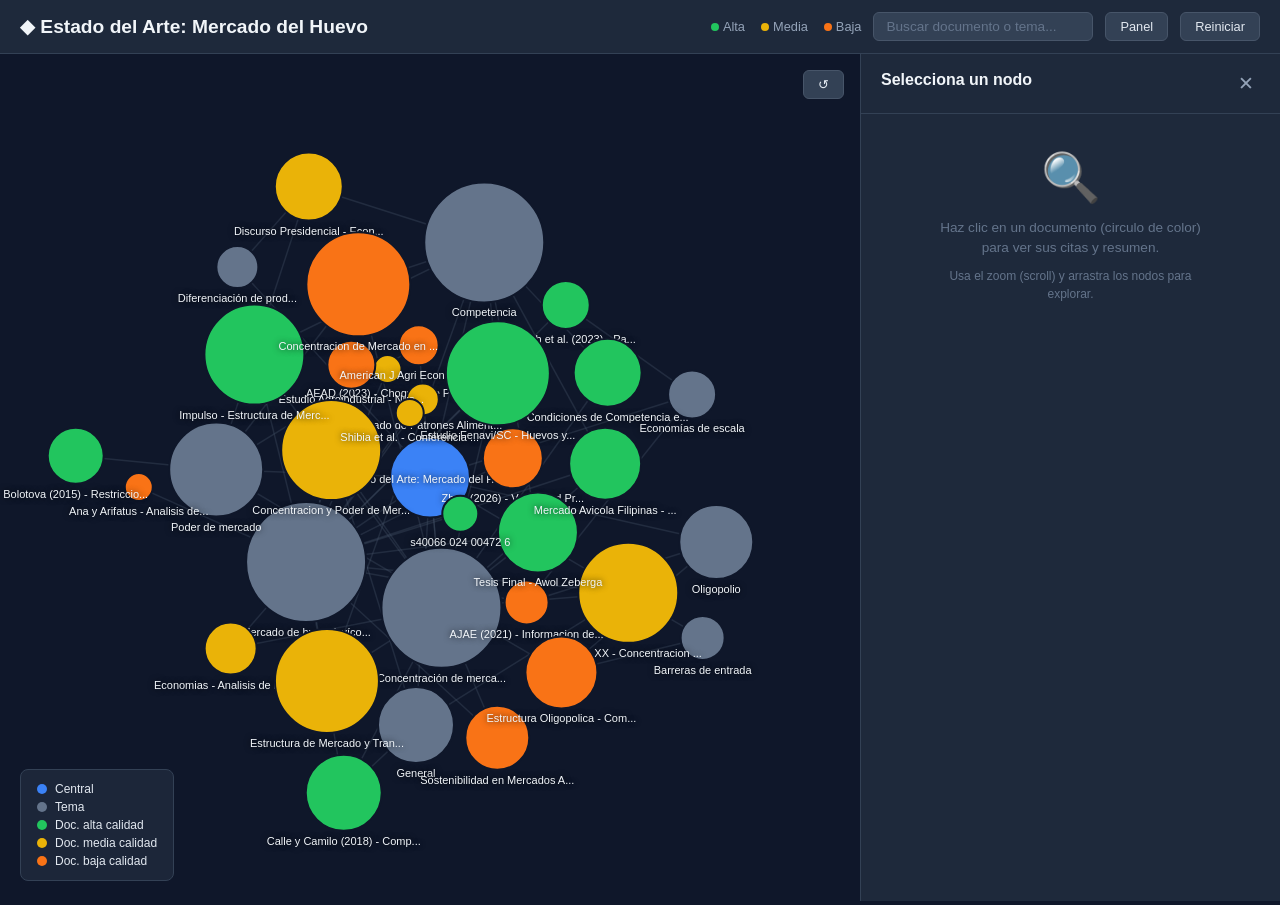
<file: web/index.html>
<!DOCTYPE html>
<html lang="es">
<head>
<meta charset="UTF-8">
<meta name="viewport" content="width=device-width, initial-scale=1.0">
<title>Estado del Arte: Mercado del Huevo - Mapa Mental</title>
<script src="d3.v7.min.js"></script>
<script src="data.js"></script>
<style>
* { margin: 0; padding: 0; box-sizing: border-box; }

body {
  font-family: -apple-system, BlinkMacSystemFont, 'Segoe UI', Roboto, sans-serif;
  background: #0f172a;
  color: #e2e8f0;
  overflow: hidden;
  height: 100vh;
}

a { color: #60a5fa; text-decoration: none; }

header {
  display: flex;
  align-items: center;
  justify-content: space-between;
  padding: 12px 20px;
  background: #1e293b;
  border-bottom: 1px solid #334155;
  z-index: 10;
  position: relative;
  flex-shrink: 0;
}

header h1 { font-size: 1.2rem; font-weight: 600; color: #f1f5f9; }

.header-controls {
  display: flex;
  align-items: center;
  gap: 12px;
}

#search {
  background: #334155;
  border: 1px solid #475569;
  color: #e2e8f0;
  padding: 6px 12px;
  border-radius: 6px;
  font-size: 0.85rem;
  width: 220px;
  outline: none;
  transition: border-color 0.2s;
}

#search:focus { border-color: #3b82f6; }
#search::placeholder { color: #64748b; }

.btn {
  background: #334155;
  border: 1px solid #475569;
  color: #e2e8f0;
  padding: 6px 14px;
  border-radius: 6px;
  font-size: 0.8rem;
  cursor: pointer;
  transition: background 0.2s;
  white-space: nowrap;
}

.btn:hover { background: #475569; }
.btn.active { background: #3b82f6; border-color: #3b82f6; }

.stats {
  display: flex;
  gap: 16px;
  font-size: 0.8rem;
  color: #94a3b8;
  align-items: center;
}

.stats span { display: flex; align-items: center; gap: 4px; }
.stats .dot {
  width: 8px; height: 8px; border-radius: 50%; display: inline-block;
}

main {
  display: flex;
  height: calc(100vh - 53px);
  position: relative;
}

#graph-container {
  flex: 1;
  position: relative;
  cursor: grab;
}

#graph-container:active { cursor: grabbing; }
#graph-container svg { width: 100%; height: 100%; }

.node-label {
  font-size: 11px;
  pointer-events: none;
  text-shadow: 0 0 6px rgba(0,0,0,0.8);
  fill: #f1f5f9;
}

.link {
  stroke-opacity: 0.35;
  stroke-width: 1.5px;
}

.link.highlighted {
  stroke-opacity: 0.8;
  stroke-width: 3px;
}

.node circle { stroke: #0f172a; stroke-width: 2; transition: stroke-width 0.15s; }
.node:hover circle { stroke-width: 3; }
.node.highlighted circle { stroke: #fff; stroke-width: 3.5; }
.node.dimmed { opacity: 0.15; }

#side-panel {
  width: 420px;
  background: #1e293b;
  border-left: 1px solid #334155;
  overflow-y: auto;
  flex-shrink: 0;
  padding: 0;
  display: flex;
  flex-direction: column;
}

#side-panel.collapsed { width: 0; padding: 0; overflow: hidden; border: none; }

.panel-header {
  padding: 16px 20px;
  border-bottom: 1px solid #334155;
  display: flex;
  justify-content: space-between;
  align-items: flex-start;
  position: sticky;
  top: 0;
  background: #1e293b;
  z-index: 2;
}

.panel-header h2 { font-size: 1rem; font-weight: 600; color: #f1f5f9; line-height: 1.3; }
.panel-header .close-btn {
  background: none; border: none; color: #94a3b8; cursor: pointer;
  font-size: 1.2rem; padding: 2px 6px; border-radius: 4px;
}
.panel-header .close-btn:hover { color: #e2e8f0; background: #334155; }

.panel-body { padding: 16px 20px 20px; }

.panel-tabs {
  display: flex;
  gap: 0;
  border-bottom: 2px solid #334155;
  margin-bottom: 16px;
}

.panel-tab {
  padding: 8px 16px;
  cursor: pointer;
  font-size: 0.8rem;
  color: #94a3b8;
  border-bottom: 2px solid transparent;
  margin-bottom: -2px;
  transition: all 0.2s;
}

.panel-tab:hover { color: #e2e8f0; }
.panel-tab.active { color: #60a5fa; border-bottom-color: #60a5fa; }

.panel-section { display: none; }
.panel-section.active { display: block; }

.quality-bar {
  display: flex;
  align-items: center;
  gap: 8px;
  margin-bottom: 8px;
  font-size: 0.8rem;
}

.quality-bar .bar-track {
  flex: 1;
  height: 10px;
  background: #334155;
  border-radius: 5px;
  overflow: hidden;
}

.quality-bar .bar-fill {
  height: 100%;
  border-radius: 5px;
  transition: width 0.4s;
}

.citation-item {
  background: #0f172a;
  border: 1px solid #334155;
  border-radius: 8px;
  padding: 12px;
  margin-bottom: 10px;
  font-size: 0.82rem;
  line-height: 1.5;
}

.citation-item .cit-meta {
  display: flex;
  gap: 8px;
  align-items: center;
  margin-bottom: 6px;
}

.citation-item .cit-quality {
  font-size: 0.7rem;
  padding: 2px 8px;
  border-radius: 10px;
  font-weight: 600;
  text-transform: uppercase;
}

.quality-alta { background: rgba(34,197,94,0.2); color: #22c55e; }
.quality-media { background: rgba(234,179,8,0.2); color: #eab308; }
.quality-baja { background: rgba(249,115,22,0.2); color: #f97316; }

.key-finding {
  background: rgba(59,130,246,0.1);
  border: 1px solid rgba(59,130,246,0.3);
  border-radius: 8px;
  padding: 14px;
  margin-bottom: 16px;
  font-size: 0.85rem;
  line-height: 1.6;
}

.key-finding::before {
  content: '💡 Hallazgo clave';
  display: block;
  font-size: 0.7rem;
  font-weight: 700;
  color: #60a5fa;
  text-transform: uppercase;
  margin-bottom: 6px;
  letter-spacing: 0.5px;
}

.empty-state {
  display: flex;
  flex-direction: column;
  align-items: center;
  justify-content: center;
  height: 100%;
  color: #64748b;
  text-align: center;
  padding: 20px;
}

.empty-state .empty-icon { font-size: 3rem; margin-bottom: 12px; }
.empty-state p { font-size: 0.85rem; max-width: 280px; line-height: 1.5; }

.tooltip {
  position: absolute;
  background: #1e293b;
  border: 1px solid #475569;
  border-radius: 8px;
  padding: 8px 12px;
  font-size: 0.8rem;
  pointer-events: none;
  z-index: 100;
  opacity: 0;
  transition: opacity 0.15s;
  max-width: 300px;
  box-shadow: 0 4px 12px rgba(0,0,0,0.4);
}

.legend {
  position: absolute;
  bottom: 20px;
  left: 20px;
  background: rgba(30,41,59,0.9);
  border: 1px solid #334155;
  border-radius: 8px;
  padding: 12px 16px;
  font-size: 0.75rem;
  z-index: 5;
}

.legend-item {
  display: flex;
  align-items: center;
  gap: 8px;
  margin-bottom: 4px;
}

.legend-item:last-child { margin-bottom: 0; }

.legend-dot {
  width: 10px;
  height: 10px;
  border-radius: 50%;
  flex-shrink: 0;
}

#reset-btn { position: absolute; top: 16px; right: 16px; z-index: 5; }

.doc-count { font-size: 0.7rem; color: #64748b; margin-top: 2px; }
</style>
</head>
<body>

<header>
  <h1>&#9670; Estado del Arte: Mercado del Huevo</h1>
  <div class="header-controls">
    <div class="stats" id="header-stats">
      <span><span class="dot" style="background:#22c55e"></span> Alta</span>
      <span><span class="dot" style="background:#eab308"></span> Media</span>
      <span><span class="dot" style="background:#f97316"></span> Baja</span>
    </div>
    <input type="text" id="search" placeholder="Buscar documento o tema..." />
    <button class="btn" id="toggle-panel-btn">Panel</button>
    <button class="btn" id="reset-btn-header">Reiniciar</button>
  </div>
</header>

<main>
  <div id="graph-container">
    <button class="btn" id="reset-btn">&#8634;</button>
    <div class="tooltip" id="tooltip"></div>
    <div class="legend" id="legend">
      <div class="legend-item"><span class="legend-dot" style="background:#3b82f6"></span> Central</div>
      <div class="legend-item"><span class="legend-dot" style="background:#64748b"></span> Tema</div>
      <div class="legend-item"><span class="legend-dot" style="background:#22c55e"></span> Doc. alta calidad</div>
      <div class="legend-item"><span class="legend-dot" style="background:#eab308"></span> Doc. media calidad</div>
      <div class="legend-item"><span class="legend-dot" style="background:#f97316"></span> Doc. baja calidad</div>
    </div>
  </div>
  <div id="side-panel">
    <div class="panel-header">
      <div>
        <h2 id="panel-title">Selecciona un nodo</h2>
        <div class="doc-count" id="panel-subtitle"></div>
      </div>
      <button class="close-btn" id="close-panel-btn">&#10005;</button>
    </div>
    <div class="panel-body" id="panel-content">
      <div class="empty-state">
        <div class="empty-icon">&#128269;</div>
        <p>Haz clic en un documento (circulo de color) para ver sus citas y resumen.</p>
        <p style="margin-top:8px;font-size:0.75rem">Usa el zoom (scroll) y arrastra los nodos para explorar.</p>
      </div>
    </div>
  </div>
</main>

<script>
(function() {
  const data = window.GRAPH_DATA;
  if (!data) { alert('No se encontraron datos. Verifica que data.js se haya cargado correctamente.'); return; }

  const container = document.getElementById('graph-container');
  const tooltip = document.getElementById('tooltip');
  const sidePanel = document.getElementById('side-panel');
  const panelTitle = document.getElementById('panel-title');
  const panelSubtitle = document.getElementById('panel-subtitle');
  const panelContent = document.getElementById('panel-content');
  const searchInput = document.getElementById('search');
  const togglePanelBtn = document.getElementById('toggle-panel-btn');

  const W = container.clientWidth;
  const H = container.clientHeight;

  const svg = d3.select('#graph-container').append('svg')
    .attr('width', W)
    .attr('height', H);

  const g = svg.append('g');

  const zoom = d3.zoom()
    .scaleExtent([0.2, 4])
    .on('zoom', (event) => { g.attr('transform', event.transform); });

  svg.call(zoom);

  function getNodeRadius(d) {
    if (d.type === 'central') return 40;
    if (d.type === 'topic') return 20 + Math.min(d.count || 10, 40);
    return d.size || 12;
  }

  const simulation = d3.forceSimulation(data.nodes)
    .force('link', d3.forceLink(data.links).id(d => d.id).distance(d => {
      if (d.sourceType === 'central') return 200;
      return 120;
    }))
    .force('charge', d3.forceManyBody().strength(d => {
      if (d.type === 'central') return -1200;
      if (d.type === 'topic') return -600;
      return -350;
    }))
    .force('center', d3.forceCenter(W / 2, H / 2))
    .force('collision', d3.forceCollide().radius(d => getNodeRadius(d) + 12))
    .force('x', d3.forceX(W / 2).strength(0.03))
    .force('y', d3.forceY(H / 2).strength(0.03));

  const link = g.append('g').selectAll('line')
    .data(data.links)
    .join('line')
    .attr('class', 'link')
    .attr('stroke', '#475569');

  const node = g.append('g').selectAll('g')
    .data(data.nodes)
    .join('g')
    .attr('class', 'node')
    .call(d3.drag()
      .on('start', (event, d) => {
        simulation.alphaTarget(0.3).restart();
        d.fx = d.x;
        d.fy = d.y;
      })
      .on('drag', (event, d) => {
        d.fx = event.x;
        d.fy = event.y;
      })
      .on('end', (event, d) => {
        if (!event.active) simulation.alphaTarget(0);
        d.fx = null;
        d.fy = null;
      })
    );

  node.append('circle')
    .attr('r', d => getNodeRadius(d))
    .attr('fill', d => d.color || '#94a3b8');

  node.append('text')
    .attr('class', 'node-label')
    .attr('dy', d => d.type === 'central' ? 5 : (getNodeRadius(d) + 14))
    .attr('text-anchor', 'middle')
    .text(d => {
      if (d.type === 'central') return d.label;
      if (d.type === 'topic') {
        const lbl = d.label;
        return lbl.length > 22 ? lbl.substring(0, 22) + '...' : lbl;
      }
      const lbl = d.label.replace(/\.\.\.$/, '').trim();
      return lbl.length > 28 ? lbl.substring(0, 28) + '...' : lbl;
    });

  node.on('mouseenter', (event, d) => {
    let html = '<strong>' + d.label + '</strong>';
    if (d.type === 'topic') html += '<br>Tema: ' + (d.count || 0) + ' citas';
    if (d.type === 'doc') {
      html += '<br>Calidad: ' + (d.primary_quality || 'baja');
      html += '<br>Citas: ' + (d.count || 0);
      if (d.key_finding) {
        html += '<br><em style="font-size:0.7rem;color:#94a3b8">' + d.key_finding.substring(0, 120) + '...</em>';
      }
    }
    tooltip.innerHTML = html;
    tooltip.style.opacity = 1;
    tooltip.style.left = (event.pageX + 12) + 'px';
    tooltip.style.top = (event.pageY - 20) + 'px';
  });

  node.on('mousemove', (event) => {
    tooltip.style.left = (event.pageX + 12) + 'px';
    tooltip.style.top = (event.pageY - 20) + 'px';
  });

  node.on('mouseleave', () => { tooltip.style.opacity = 0; });

  node.on('click', (event, d) => {
    event.stopPropagation();
    updatePanel(d);
  });

  svg.on('click', () => { updatePanel(null); });

  function updatePanel(d) {
    if (!d || d.type === 'central' || d.type === 'topic') {
      panelTitle.textContent = d ? d.label : 'Selecciona un nodo';
      panelSubtitle.textContent = d && d.type === 'topic' ? (d.count || 0) + ' citas' : '';
      panelContent.innerHTML = `
        <div class="empty-state">
          <div class="empty-icon">${d && d.type === 'topic' ? '&#128202;' : '&#128269;'}</div>
          <p>${d && d.type === 'topic' ? 'Haz clic en un documento conectado a este tema para ver sus citas.' : 'Haz clic en un documento (círculo de color) para ver sus citas y resumen.'}</p>
        </div>
      `;

      // HIGHLIGHT
      node.classed('highlighted', false).classed('dimmed', false);
      link.classed('highlighted', false).classed('dimmed', false);
      if (d && d.type === 'topic') {
        const connected = new Set();
        data.links.forEach(l => {
          if (l.source.id === d.id) connected.add(l.target.id);
          if (l.target.id === d.id) connected.add(l.source.id);
        });
        connected.add(d.id);
        node.classed('highlighted', n => connected.has(n.id));
        node.classed('dimmed', n => !connected.has(n.id));
        link.classed('highlighted', l => connected.has(l.source.id) && connected.has(l.target.id));
        link.classed('dimmed', l => !(connected.has(l.source.id) && connected.has(l.target.id)));
      }
    }

    if (d && d.type === 'doc') {
      panelTitle.textContent = d.label;
      panelSubtitle.textContent = d.primary_quality.toUpperCase() + ' | ' + d.count + ' citas | ' + (d.topics || []).join(', ');

      const qualityColors = { alta: '#22c55e', media: '#eab308', baja: '#f97316' };
      const total = d.count || 1;
      const qd = d.quality_dist || {};

      const tabs = ['resumen', 'citas'];
      let html = '<div class="panel-tabs">';
      tabs.forEach((t, i) => {
        html += '<div class="panel-tab' + (i === 0 ? ' active' : '') + '" data-tab="' + t + '">' + t.charAt(0).toUpperCase() + t.slice(1) + '</div>';
      });
      html += '</div>';

      html += '<div class="panel-section active" id="section-resumen">';
      if (d.key_finding) {
        html += '<div class="key-finding">' + escapeHTML(d.key_finding) + '</div>';
      }
      html += '<h4 style="font-size:0.8rem;color:#94a3b8;margin-bottom:8px">Distribucion de calidad</h4>';
      ['alta', 'media', 'baja'].forEach(q => {
        const count = qd[q] || 0;
        const pct = Math.round((count / total) * 100);
        html += '<div class="quality-bar">';
        html += '<span class="quality-' + q + '" style="font-size:0.7rem;width:40px">' + q.toUpperCase() + '</span>';
        html += '<div class="bar-track"><div class="bar-fill" style="width:' + pct + '%;background:' + qualityColors[q] + '"></div></div>';
        html += '<span style="width:30px;text-align:right">' + count + '</span>';
        html += '</div>';
      });
      html += '<div style="margin-top:12px;font-size:0.8rem;color:#94a3b8">Temas: ';
      html += (d.topics || []).map(t => '<span style="background:#334155;padding:2px 8px;border-radius:4px;margin:2px;display:inline-block">' + t + '</span>').join(' ');
      html += '</div>';
      html += '</div>';

      html += '<div class="panel-section" id="section-citas">';
      html += '<p style="font-size:0.8rem;color:#94a3b8;margin-bottom:12px">' + d.citations.length + ' citas filtradas (ordenadas por calidad)</p>';
      d.citations.forEach(c => {
        html += '<div class="citation-item">';
        html += '<div class="cit-meta">';
        html += '<span class="cit-quality quality-' + c.quality + '">' + c.quality + '</span>';
        html += '<span style="font-size:0.7rem;color:#64748b">Score: ' + (c.score || 0) + '</span>';
        if (c.reference) html += '<span style="font-size:0.7rem;color:#64748b">Ref: ' + escapeHTML(c.reference) + '</span>';
        html += '</div>';
        html += '<div>' + escapeHTML(c.text) + '</div>';
        if (c.context && c.context.trim()) {
          html += '<div style="margin-top:6px;font-size:0.72rem;color:#64748b;border-top:1px solid #1e293b;padding-top:6px">' +
            '<em>Contexto:</em> ' + escapeHTML(c.context.substring(0, 300)) + '...</div>';
        }
        html += '</div>';
      });
      html += '</div>';

      panelContent.innerHTML = html;

      // Tab switching
      const tabEls = panelContent.querySelectorAll('.panel-tab');
      const secEls = panelContent.querySelectorAll('.panel-section');
      tabEls.forEach(tab => {
        tab.addEventListener('click', () => {
          tabEls.forEach(t => t.classList.remove('active'));
          secEls.forEach(s => s.classList.remove('active'));
          tab.classList.add('active');
          document.getElementById('section-' + tab.dataset.tab).classList.add('active');
        });
      });

      // HIGHLIGHT
      // Find connected nodes to this doc
      const connected = new Set();
      connected.add(d.id);
      data.links.forEach(l => {
        if (l.source.id === d.id) connected.add(l.target.id);
        if (l.target.id === d.id) connected.add(l.source.id);
      });
      node.classed('highlighted', n => connected.has(n.id));
      node.classed('dimmed', n => !connected.has(n.id));
      link.classed('highlighted', l => connected.has(l.source.id) && connected.has(l.target.id));
      link.classed('dimmed', l => !(connected.has(l.source.id) && connected.has(l.target.id)));
    }
  }

  function escapeHTML(str) {
    if (!str) return '';
    return str.replace(/&/g, '&amp;').replace(/</g, '&lt;').replace(/>/g, '&gt;').replace(/"/g, '&quot;');
  }

  // Panel toggle
  document.getElementById('close-panel-btn').addEventListener('click', () => {
    updatePanel(null);
    sidePanel.classList.add('collapsed');
    togglePanelBtn.textContent = 'Panel';
  });

  togglePanelBtn.addEventListener('click', () => {
    if (sidePanel.classList.contains('collapsed')) {
      sidePanel.classList.remove('collapsed');
      togglePanelBtn.textContent = 'Ocultar';
    } else {
      sidePanel.classList.add('collapsed');
      togglePanelBtn.textContent = 'Panel';
    }
  });

  // Reset
  function resetView() {
    svg.transition().duration(750).call(zoom.transform, d3.zoomIdentity);
    node.classed('highlighted', false).classed('dimmed', false).each(function(d) {
      d.fx = null; d.fy = null;
    });
    link.classed('highlighted', false).classed('dimmed', false);
    simulation.alpha(0.3).restart();
    updatePanel(null);
    searchInput.value = '';
  }

  document.getElementById('reset-btn').addEventListener('click', resetView);
  document.getElementById('reset-btn-header').addEventListener('click', resetView);

  // Search
  searchInput.addEventListener('input', function() {
    const query = this.value.toLowerCase().trim();
    if (!query) {
      node.classed('dimmed', false).classed('highlighted', false);
      link.classed('dimmed', false).classed('highlighted', false);
      return;
    }
    const matches = new Set();
    data.nodes.forEach(n => {
      const text = (n.label + ' ' + (n.topics || []).join(' ')).toLowerCase();
      if (text.includes(query)) {
        matches.add(n.id);
        // Also include connected nodes
        data.links.forEach(l => {
          if (l.source.id === n.id) matches.add(l.target.id);
          if (l.target.id === n.id) matches.add(l.source.id);
        });
      }
    });
    node.classed('dimmed', n => !matches.has(n.id));
    node.classed('highlighted', n => matches.has(n.id) && n.type === 'doc');
    link.classed('dimmed', l => !matches.has(l.source.id) || !matches.has(l.target.id));
  });

  // Simulation tick
  simulation.on('tick', () => {
    link
      .attr('x1', d => d.source.x)
      .attr('y1', d => d.source.y)
      .attr('x2', d => d.target.x)
      .attr('y2', d => d.target.y);

    node.attr('transform', d => `translate(${d.x},${d.y})`);
  });

  // Handle resize
  window.addEventListener('resize', () => {
    const w = container.clientWidth;
    const h = container.clientHeight;
    svg.attr('width', w).attr('height', h);
    simulation.force('center', d3.forceCenter(w / 2, h / 2));
    simulation.alpha(0.1).restart();
  });

  // Initial highlight central node
  setTimeout(() => {
    const central = data.nodes.find(n => n.type === 'central');
    if (central) {
      central.fx = W / 2;
      central.fy = H / 2;
    }
  }, 100);

  // Cool down simulation after settling
  setTimeout(() => {
    simulation.alphaDecay(0.05);
    setTimeout(() => { simulation.stop(); }, 5000);
  }, 8000);

  // Fix tooltip positioning
  document.addEventListener('mousemove', (e) => {
    if (tooltip.style.opacity === '1') {
      let x = e.pageX + 12;
      let y = e.pageY - 30;
      if (x + 300 > window.innerWidth) x = e.pageX - 310;
      if (y < 10) y = e.pageY + 20;
      tooltip.style.left = x + 'px';
      tooltip.style.top = y + 'px';
    }
  });

})();
</script>
</body>
</html>
</file>
